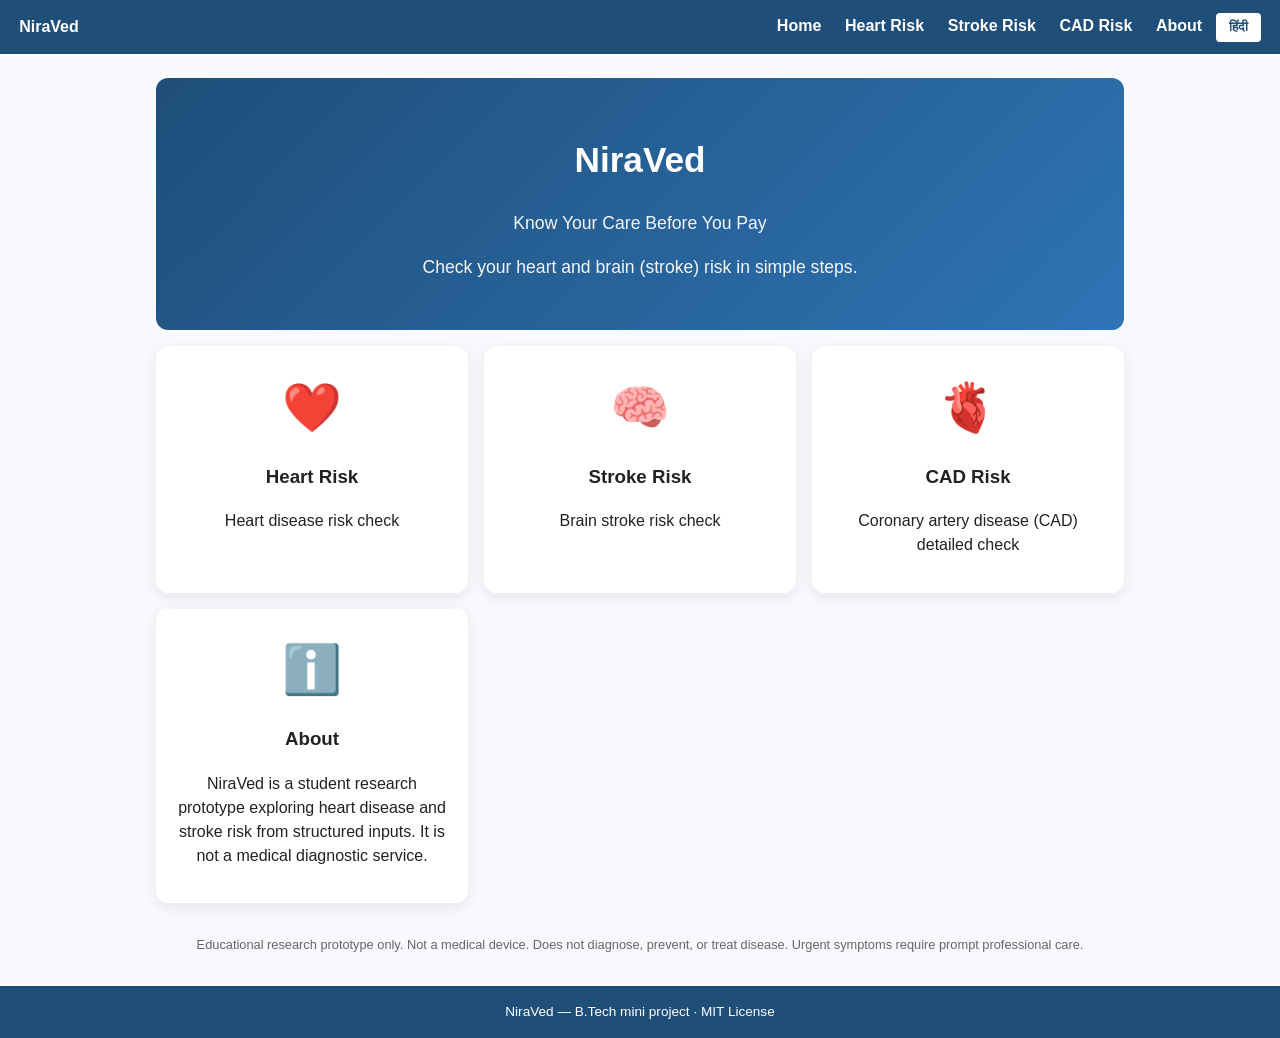
<file: frontend/index.html>
<!DOCTYPE html>
<html lang="en">
<head>
<meta charset="UTF-8" />
<title>NiraVed</title>
<link rel="stylesheet" href="style.css" />
</head>
<body>
<nav>
  <div><strong data-i18n="title">NiraVed</strong></div>
  <div>
    <a href="index.html" data-i18n="home">Home</a>
    <a href="heart.html" data-i18n="heart">Heart Risk</a>
    <a href="stroke.html" data-i18n="stroke">Stroke Risk</a>
    <a href="cad.html" data-i18n="cad">CAD Risk</a>
    <a href="about.html" data-i18n="about">About</a>
    <button class="lang-btn" id="langBtn" onclick="toggleLang()">हिंदी</button>
  </div>
</nav>
<div class="container">
  <div class="hero">
    <h1 class="pulse" data-i18n="title">NiraVed</h1>
    <p data-i18n="tagline">Know Your Care Before You Pay</p>
    <p data-i18n="hero">Check your heart and brain (stroke) risk in simple steps.</p>
  </div>
  <div class="grid">
    <a class="tile" href="heart.html"><span class="icon">❤️</span><h3 data-i18n="heart">Heart Risk</h3><p data-i18n="heart_desc">Heart disease risk check</p></a>
    <a class="tile" href="stroke.html"><span class="icon">🧠</span><h3 data-i18n="stroke">Stroke Risk</h3><p data-i18n="stroke_desc">Brain stroke risk check</p></a>
    <a class="tile" href="cad.html"><span class="icon">🫀</span><h3 data-i18n="cad">CAD Risk</h3><p data-i18n="cad_desc">Coronary artery disease (CAD) detailed check</p></a>
    <a class="tile" href="about.html"><span class="icon">ℹ️</span><h3 data-i18n="about">About</h3><p data-i18n="about_text">NiraVed is a student research prototype...</p></a>
  </div>
  <p class="disclaimer" data-i18n="disclaimer">Educational research prototype only.</p>
</div>
<footer>NiraVed — B.Tech mini project · MIT License</footer>
<script src="i18n.js"></script>
</body>
</html>
</file>
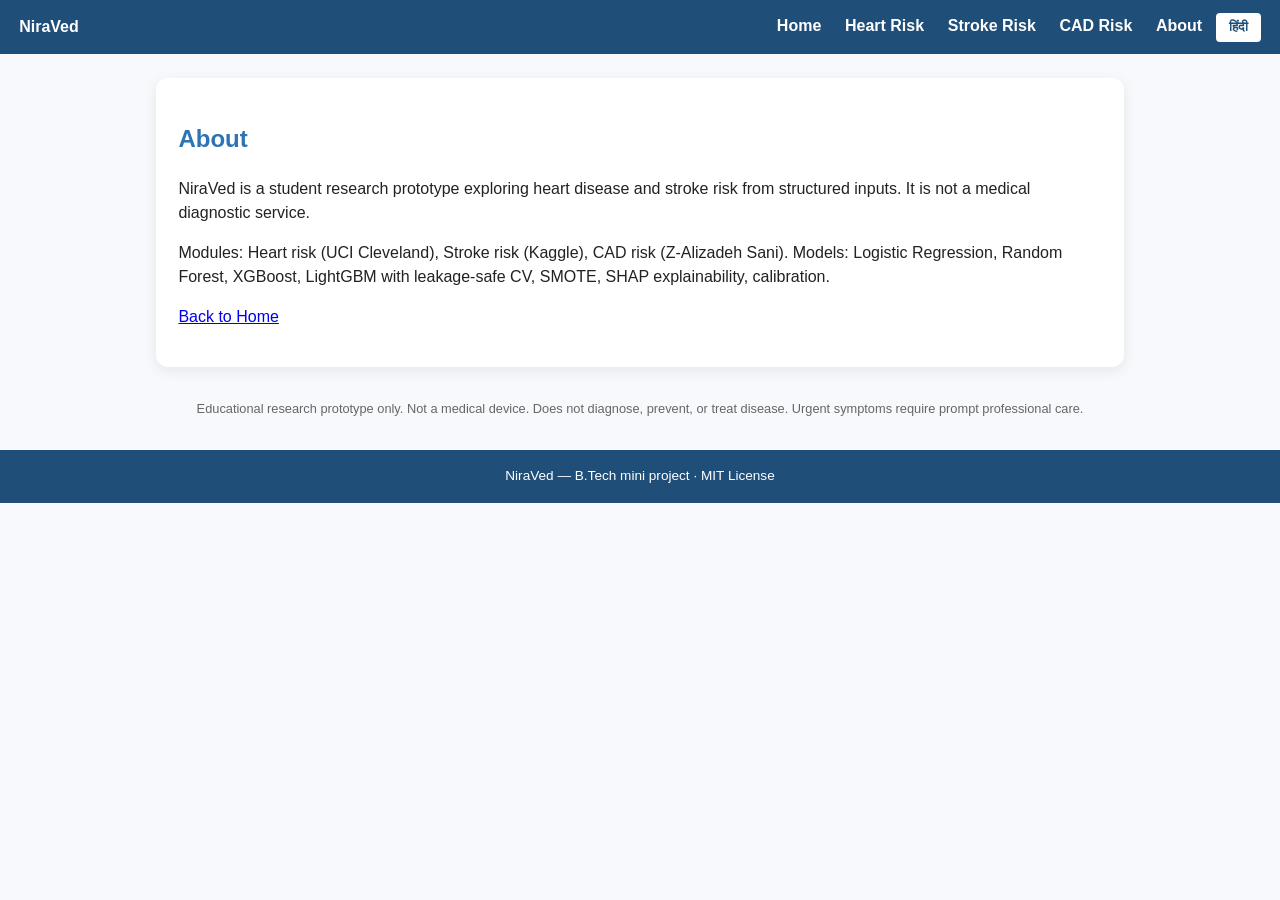
<file: frontend/about.html>
<!DOCTYPE html>
<html lang="en">
<head>
<meta charset="UTF-8" />
<title>NiraVed - About</title>
<link rel="stylesheet" href="style.css" />
</head>
<body>
<nav>
  <div><strong data-i18n="title">NiraVed</strong></div>
  <div>
    <a href="index.html" data-i18n="home">Home</a>
    <a href="heart.html" data-i18n="heart">Heart Risk</a>
    <a href="stroke.html" data-i18n="stroke">Stroke Risk</a>
    <a href="cad.html" data-i18n="cad">CAD Risk</a>
    <a href="about.html" data-i18n="about">About</a>
    <button class="lang-btn" id="langBtn" onclick="toggleLang()">हिंदी</button>
  </div>
</nav>
<div class="container">
  <div class="card">
    <h2 data-i18n="about">About</h2>
    <p data-i18n="about_text">NiraVed is a student research prototype exploring heart disease and stroke risk from structured inputs. It is not a medical diagnostic service.</p>
    <p>Modules: Heart risk (UCI Cleveland), Stroke risk (Kaggle), CAD risk (Z-Alizadeh Sani). Models: Logistic Regression, Random Forest, XGBoost, LightGBM with leakage-safe CV, SMOTE, SHAP explainability, calibration.</p>
    <p><a href="index.html" data-i18n="back">Back to Home</a></p>
  </div>
  <p class="disclaimer" data-i18n="disclaimer"></p>
</div>
<footer>NiraVed — B.Tech mini project · MIT License</footer>
<script src="i18n.js"></script>
</body>
</html>
</file>
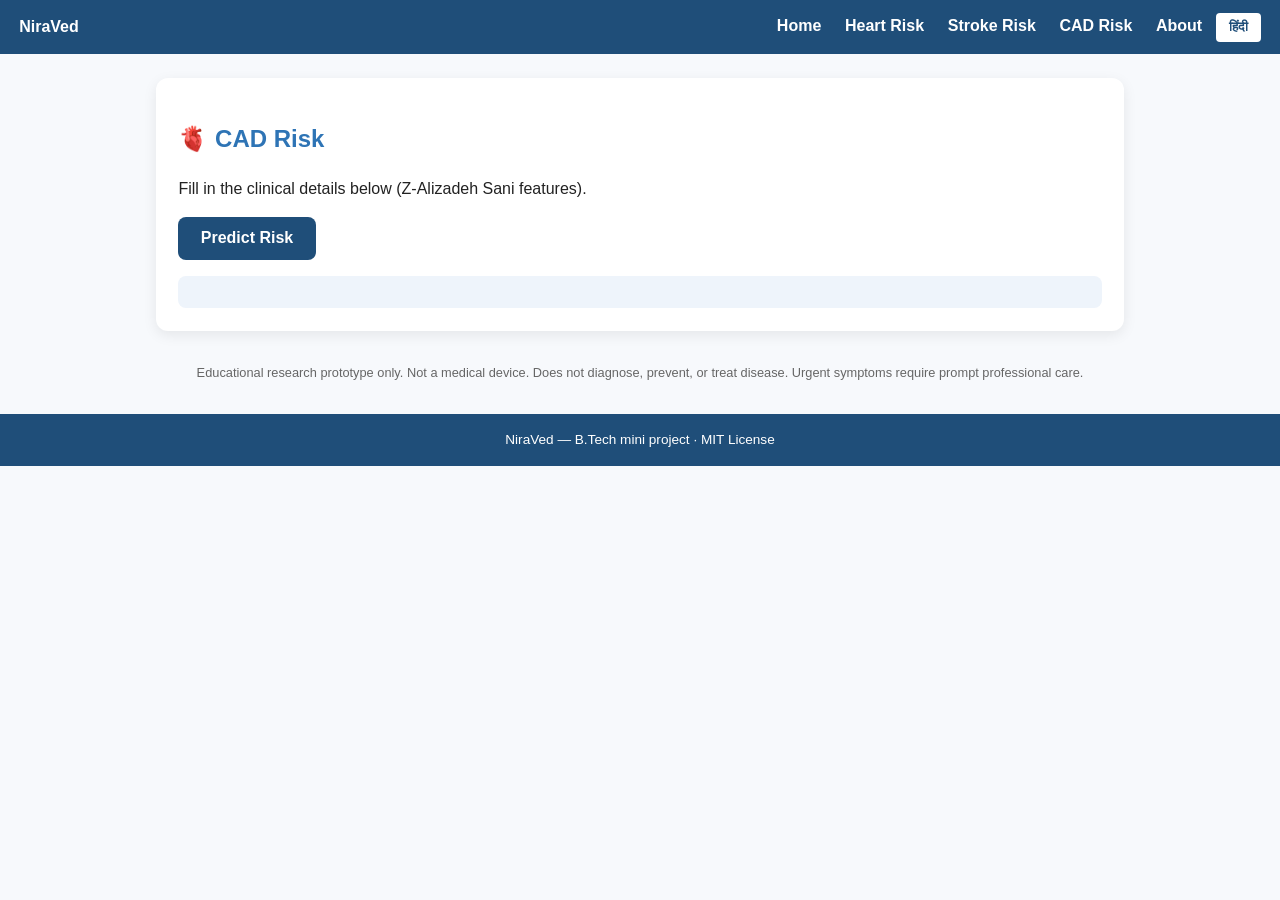
<file: frontend/cad.html>
<!DOCTYPE html>
<html lang="en">
<head>
<meta charset="UTF-8" />
<title>NiraVed - CAD Risk</title>
<link rel="stylesheet" href="style.css" />
</head>
<body>
<nav>
  <div><strong data-i18n="title">NiraVed</strong></div>
  <div>
    <a href="index.html" data-i18n="home">Home</a>
    <a href="heart.html" data-i18n="heart">Heart Risk</a>
    <a href="stroke.html" data-i18n="stroke">Stroke Risk</a>
    <a href="cad.html" data-i18n="cad">CAD Risk</a>
    <a href="about.html" data-i18n="about">About</a>
    <button class="lang-btn" id="langBtn" onclick="toggleLang()">हिंदी</button>
  </div>
</nav>
<div class="container">
  <div class="card">
    <h2>🫀 <span data-i18n="cad">CAD Risk</span></h2>
    <p>Fill in the clinical details below (Z-Alizadeh Sani features).</p>
    <div id="form" class="row"></div>
    <button class="btn" onclick="predict()" data-i18n="predict">Predict Risk</button>
    <div id="res" class="res"></div>
  </div>
  <p class="disclaimer" data-i18n="disclaimer"></p>
</div>
<footer>NiraVed — B.Tech mini project · MIT License</footer>
<script src="i18n.js"></script>
<script>
const API="https://niraved-backend.onrender.com";
let features=[];
async function init(){
  const r=await fetch(API+"/meta/cad"); const d=await r.json(); features=d.features;
  const form=document.getElementById("form");
  features.forEach(f=>{
    const lab=document.createElement("label"); lab.textContent=f;
    const inp=document.createElement("input"); inp.id="f_"+f; inp.type="text";
    lab.appendChild(inp); form.appendChild(lab);
  });
}
async function predict(){
  const body={}; features.forEach(f=>{const v=document.getElementById("f_"+f).value; body[f]=v===""?null:v;});
  const r=await fetch(API+"/predict/cad",{method:"POST",headers:{"Content-Type":"application/json"},body:JSON.stringify(body)});
  const d=await r.json(); document.getElementById("res").textContent=`${t("risk_prob")}: ${(d.risk_probability*100).toFixed(1)}%  (${t(d.risk_label)})`;
}
init();
</script>
</body>
</html>
</file>
<file: frontend/style.css>
:root{--primary:#1f4e79;--accent:#2e74b5;--bg:#f7f9fc;--card:#fff;--text:#222;--muted:#666}
*{box-sizing:border-box}
body{font-family:'Segoe UI',Arial,sans-serif;margin:0;background:var(--bg);color:var(--text);line-height:1.5}
nav{background:var(--primary);color:#fff;padding:.8rem 1.2rem;display:flex;justify-content:space-between;align-items:center;flex-wrap:wrap}
nav a{color:#fff;text-decoration:none;margin:0 .6rem;font-weight:600}
nav a:hover{text-decoration:underline}
.lang-btn{background:#fff;color:var(--primary);border:none;padding:.4rem .8rem;border-radius:4px;cursor:pointer;font-weight:700}
.container{max-width:1000px;margin:1.5rem auto;padding:0 1rem}
.card{background:var(--card);border-radius:12px;padding:1.4rem;box-shadow:0 4px 14px rgba(0,0,0,.08);margin:1rem 0;animation:fadeIn .6s ease}
@keyframes fadeIn{from{opacity:0;transform:translateY(10px)}to{opacity:1;transform:none}}
h1{color:var(--primary)}h2{color:var(--accent)}
.btn{background:var(--primary);color:#fff;border:none;padding:.8rem 1.4rem;border-radius:8px;cursor:pointer;font-size:1rem;font-weight:700;transition:transform .15s,background .2s}
.btn:hover{background:var(--accent);transform:scale(1.03)}
.grid{display:grid;grid-template-columns:repeat(auto-fit,minmax(240px,1fr));gap:1rem}
.tile{background:var(--card);border-radius:12px;padding:1.2rem;text-align:center;box-shadow:0 4px 14px rgba(0,0,0,.08);transition:transform .2s;cursor:pointer;text-decoration:none;color:var(--text)}
.tile:hover{transform:translateY(-4px)}
.tile .icon{font-size:3rem;display:block;margin:.4rem 0}
.row{display:flex;gap:.8rem;flex-wrap:wrap}.row label{flex:1 1 160px;display:flex;flex-direction:column;font-size:.9rem}
input,select{padding:.5rem;margin-top:.3rem;border:1px solid #ccc;border-radius:6px;font-size:1rem}
.res{margin-top:1rem;padding:1rem;border-radius:8px;background:#eef4fb;font-weight:bold;font-size:1.1rem}
.disclaimer{font-size:.8rem;color:var(--muted);margin-top:2rem;text-align:center}
.hero{text-align:center;padding:2rem 1rem;background:linear-gradient(135deg,#1f4e79,#2e74b5);color:#fff;border-radius:12px;margin:1rem 0}
.hero h1{color:#fff;font-size:2.2rem}.hero p{font-size:1.1rem;opacity:.95}
.pulse{animation:pulse 1.6s infinite}@keyframes pulse{0%,100%{transform:scale(1)}50%{transform:scale(1.08)}}
footer{background:var(--primary);color:#fff;text-align:center;padding:1rem;margin-top:2rem;font-size:.85rem}
</file>
